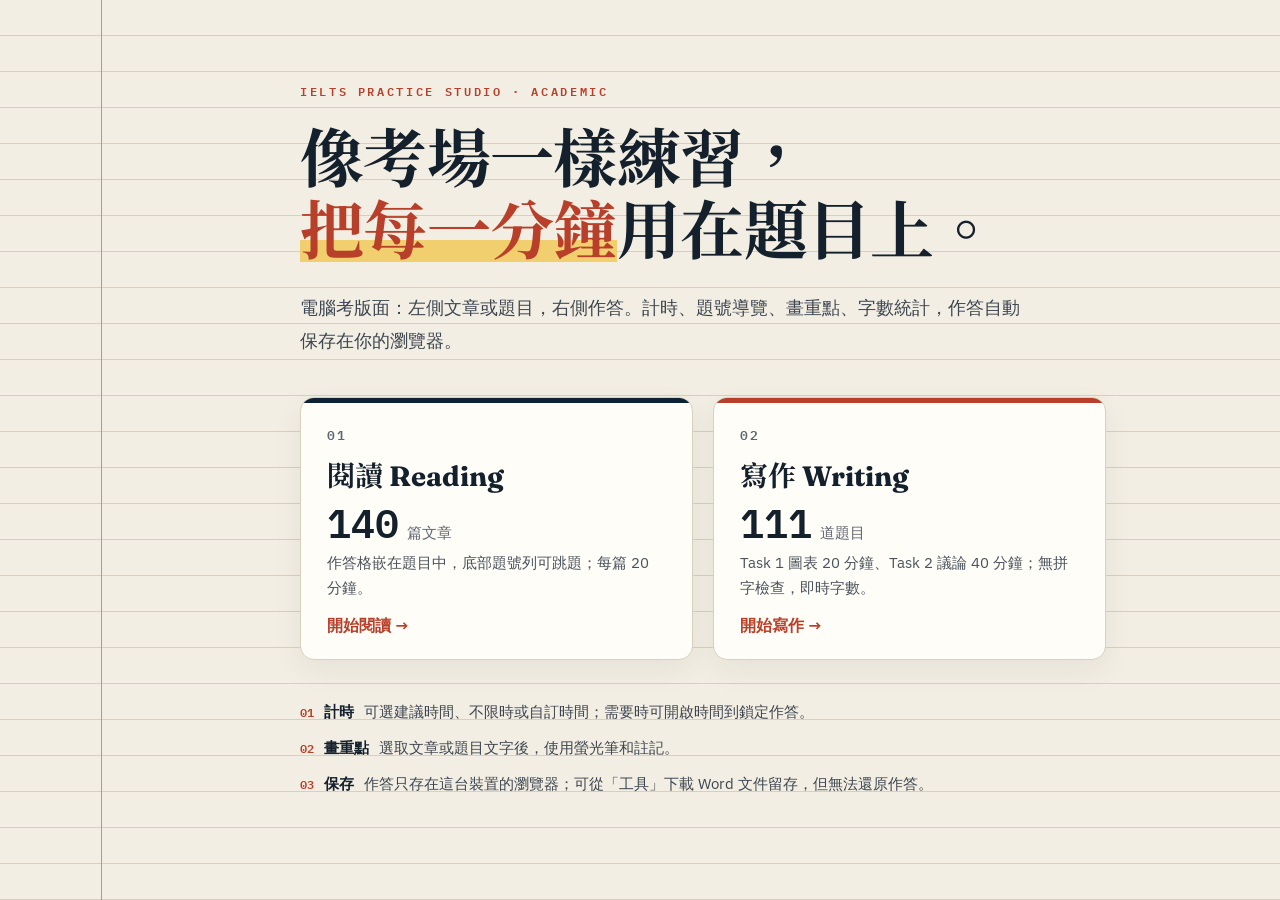
<file: index.html>
﻿<!doctype html>
<html lang="zh-Hant">
<head>
<meta charset="utf-8">
<meta name="viewport" content="width=device-width,initial-scale=1">
<title>IELTS Practice Studio</title>
<link rel="preconnect" href="https://fonts.googleapis.com"><link rel="preconnect" href="https://fonts.gstatic.com" crossorigin>
<link rel="stylesheet" href="https://fonts.googleapis.com/css2?family=Fraunces:opsz,wght@9..144,600&family=IBM+Plex+Mono:wght@500;600&family=IBM+Plex+Sans:wght@400;500;600&family=Noto+Serif+TC:wght@600;700&display=swap">
<link rel="stylesheet" href="style.css?v=20261108a">
</head>
<body class="home-page">
<main class="home">
  <p class="eyebrow">IELTS Practice Studio · Academic</p>
  <h1>像考場一樣練習，<br><em>把每一分鐘</em>用在題目上。</h1>
  <p class="lede">電腦考版面：左側文章或題目，右側作答。計時、題號導覽、畫重點、字數統計，作答自動保存在你的瀏覽器。</p>
  <div class="cards">
    <a class="card" href="reading/">
      <span class="card-num">01</span>
      <strong>閱讀 Reading</strong>
      <span class="card-stat"><b id="readingCount">–</b> 篇文章</span>
      <span class="card-desc">作答格嵌在題目中，底部題號列可跳題；每篇 20 分鐘。</span>
      <span class="card-go">開始閱讀 →</span>
    </a>
    <a class="card" href="writing/">
      <span class="card-num">02</span>
      <strong>寫作 Writing</strong>
      <span class="card-stat"><b id="writingCount">–</b> 道題目</span>
      <span class="card-desc">Task 1 圖表 20 分鐘、Task 2 議論 40 分鐘；無拼字檢查，即時字數。</span>
      <span class="card-go">開始寫作 →</span>
    </a>
  </div>
  <div id="resume" class="resume" hidden></div>
  <ol class="tips">
    <li><b>計時</b>可選建議時間、不限時或自訂時間；需要時可開啟時間到鎖定作答。</li>
    <li><b>畫重點</b>選取文章或題目文字後，使用螢光筆和註記。</li>
    <li><b>保存</b>作答只存在這台裝置的瀏覽器；可從「工具」下載 Word 文件留存，但無法還原作答。</li>
  </ol>
</main>
<script src="practice-data.js"></script>
<script>
  // Counts come from the data so they never go stale; "continue" links reopen the last item per skill.
  const data = window.ieltsPractice;
  document.getElementById('readingCount').textContent = data.reading.length;
  document.getElementById('writingCount').textContent = data.writing.length;
  const resume = document.getElementById('resume');
  for (const kind of ['reading', 'writing']) {
    let id = ''; try { id = localStorage.getItem(`ielts-${kind}-last`) || ''; } catch {}
    const item = data[kind].find(x => x.id === id); if (!item) continue;
    const a = document.createElement('a'); a.href = `${kind}/#${encodeURIComponent(id)}`;
    a.textContent = `繼續${kind === 'reading' ? '閱讀' : '寫作'}：${kind === 'reading' ? item.title : item.label}`;
    resume.append(a); resume.hidden = false;
  }
</script>
</body>
</html>
</file>
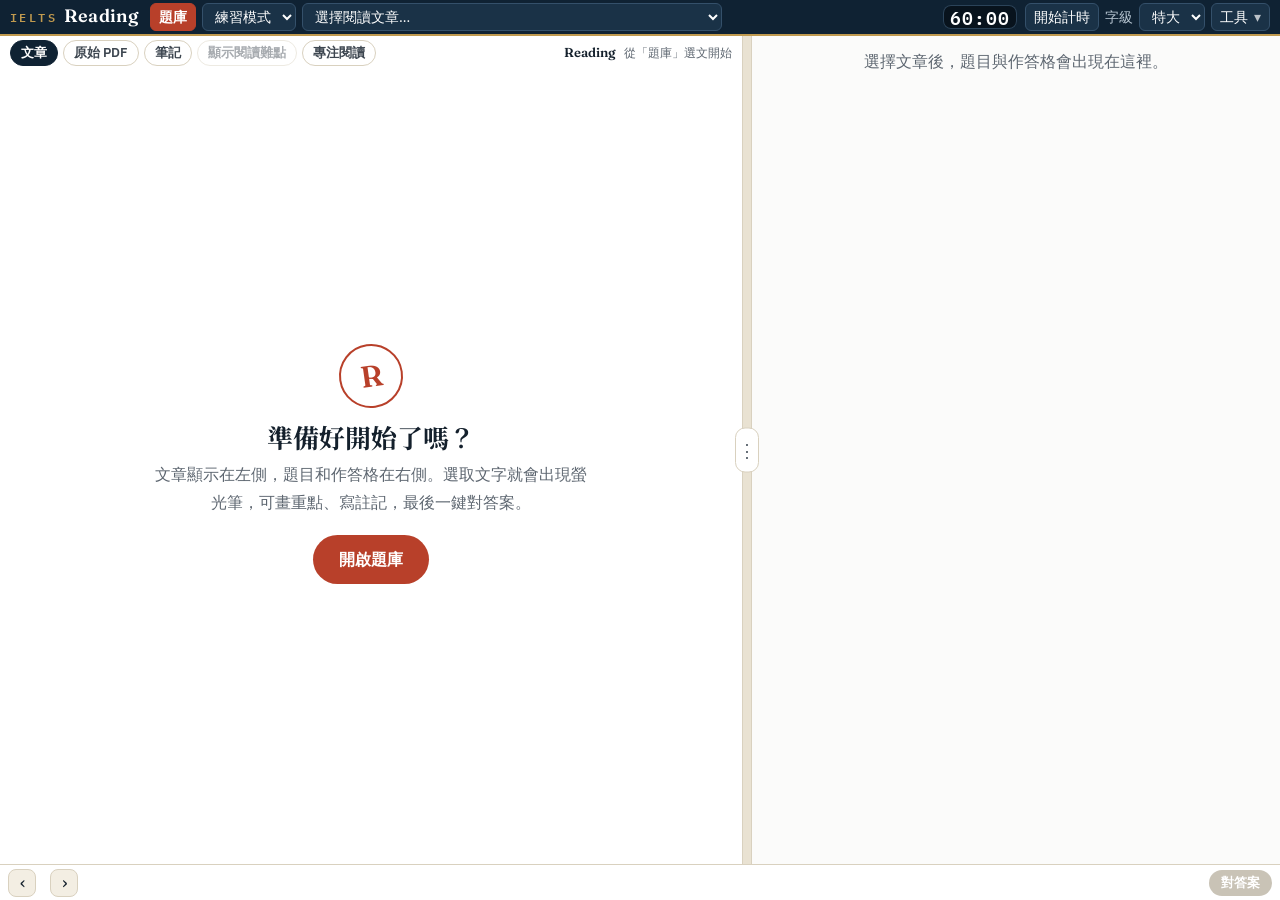
<file: reading/index.html>
<!doctype html>
<html lang="zh-Hant">
<head>
<meta charset="utf-8">
<meta name="viewport" content="width=device-width,initial-scale=1">
<title>閱讀練習 | IELTS Practice Studio</title>
<link rel="preconnect" href="https://fonts.googleapis.com"><link rel="preconnect" href="https://fonts.gstatic.com" crossorigin>
<link rel="stylesheet" href="https://fonts.googleapis.com/css2?family=Fraunces:opsz,wght@9..144,600&family=IBM+Plex+Mono:wght@500;600&family=IBM+Plex+Sans:wght@400;500;600&family=Noto+Serif+TC:wght@600;700&display=swap">
<link rel="stylesheet" href="../style.css?v=20261128a">
</head>
<body data-kind="reading">
<header class="exam-bar">
  <a class="brand" href="../" title="回首頁"><b>IELTS</b><span>Reading</span></a>
  <button id="libraryBtn" class="library-btn" type="button">題庫</button>
  <select id="practiceMode" aria-label="練習模式"><option value="study">練習模式</option><option value="exam">考試模式</option></select>
  <select id="material" aria-label="選擇文章"><option value="">選擇閱讀文章…</option></select>
  <div class="timer-box"><span id="clock" class="clock" role="timer" aria-label="剩餘時間">20:00</span><button id="timer" type="button">開始計時</button></div>
  <label class="size"><span>字級</span><select id="fontsize" aria-label="文字大小"><option value="20">標準</option><option value="24">大</option><option value="28" selected>特大</option><option value="32">最大</option><option value="40">超大</option></select></label>
  <details class="more"><summary>工具</summary><div class="more-menu">
    <a href="../">← 首頁</a><a href="../writing/">寫作練習 →</a>
    <label>練習名稱 <input id="attempt" maxlength="80" placeholder="預設" title="同一篇文章可使用不同名稱分開保存作答"></label>
    <label>計時方式<select id="timerMode"><option value="standard">建議時間</option><option value="free">不限時</option><option value="custom">自訂時間</option></select></label>
    <label id="customTimeLabel" hidden>自訂分鐘數<input id="customTime" type="number" min="1" max="300" value="20"></label>
    <label><span><input id="lockOnTimeout" type="checkbox"> 時間到鎖定作答</span></label>
    <button id="resetTimer" type="button">重設計時</button>
    <button id="reviewBtn" type="button" disabled>作答回顧</button>
    <button id="download" type="button" class="primary">下載 Word 文件</button>
    <label class="upload">還原備份<input class="file-input" id="restore" type="file" accept="application/json,.json"></label>
    <label class="upload">開啟其他 PDF<input class="file-input" id="pdf" type="file" accept="application/pdf,.pdf"></label>
    <small class="menu-note">作答自動保存在此瀏覽器；Word 僅供閱讀保存，無法還原作答。</small>
  </div></details>
</header>
<main class="layout">
  <section class="pane document" aria-label="閱讀文章">
    <div class="view-controls"><button id="viewText" type="button" class="active">文章</button><button id="viewPdf" type="button">原始 PDF</button><button id="notesBtn" type="button" title="筆記、畫重點與下載">筆記</button><button id="difficultyBtn" type="button" aria-pressed="false" disabled title="顯示學生容易卡住的單字、字根拆解與中文註解">顯示閱讀難點</button><button id="focus" type="button" aria-pressed="false">專注閱讀</button><span class="part-inline"><strong id="partTitle">Reading</strong><span id="partHint">從「題庫」選文開始</span><small id="filename" hidden></small></span></div>
    <div class="empty" id="empty"><span class="empty-mark">R</span><strong>準備好開始了嗎？</strong><p>文章顯示在左側，題目和作答格在右側。選取文字就會出現螢光筆，可畫重點、寫註記，最後一鍵對答案。</p><button id="emptyLibrary" type="button" class="primary">開啟題庫</button></div>
    <article id="textView" class="text-view" hidden></article>
    <iframe id="viewer" title="閱讀講義 PDF" hidden></iframe>
    <a id="pdfLink" hidden target="_blank" rel="noopener">另開 PDF（若瀏覽器無法內嵌顯示）</a>
    <aside id="notesPanel" class="notes-panel" hidden aria-label="筆記">
      <div class="notes-head"><h2>我的筆記</h2><button id="notesClose" type="button" aria-label="關閉筆記">✕</button></div>
      <textarea id="notesText" hidden aria-label="舊版隨手筆記"></textarea>
      <h3>畫重點與註記</h3>
      <label class="note-filter">顏色 <select id="noteFilter"><option value="all">全部</option><option value="yellow">黃色</option><option value="green">綠色</option><option value="pink">粉紅色</option><option value="blue">藍色</option></select></label>
      <div id="marksList" class="marks-list"></div>
      <button id="downloadNotes" type="button" class="primary download-notes">下載筆記</button>
    </aside>
  </section>
  <div id="splitter" class="splitter" role="separator" aria-label="拖曳調整文章與題目寬度" aria-orientation="vertical" tabindex="0"></div>
  <section class="pane work" aria-label="題目與作答">
    <div id="questionText" class="question-text"><p class="placeholder">選擇文章後，題目與作答格會出現在這裡。</p></div>
    <div id="answers" class="answers"></div>
    <p id="status" class="status" role="status"></p>
  </section>
</main>
<footer class="qbar"><button id="prevQ" type="button" aria-label="上一題">‹</button><nav id="qnav" class="qnav" aria-label="題號導覽"></nav><button id="nextQ" type="button" aria-label="下一題">›</button><span id="qcount" class="qcount"></span><button id="checkBtn" type="button" class="check-btn" disabled>對答案</button></footer>
<div id="diffTip" class="diff-tip" hidden role="dialog" aria-label="閱讀難點解析"></div>
<div id="hlbar" class="hlbar" hidden role="toolbar" aria-label="螢光筆">
  <button type="button" data-color="yellow" class="sw sw-yellow" aria-label="黃色螢光筆"></button><button type="button" data-color="green" class="sw sw-green" aria-label="綠色螢光筆"></button><button type="button" data-color="pink" class="sw sw-pink" aria-label="粉紅色螢光筆"></button><button type="button" data-color="blue" class="sw sw-blue" aria-label="藍色螢光筆"></button><button type="button" data-action="note" class="hl-note">註記</button><button type="button" data-action="remove" class="hl-remove">移除</button>
</div>

<dialog id="reviewDialog" class="library" aria-label="作答回顧"><div class="library-head"><h2>作答回顧</h2><button id="reviewClose" type="button" aria-label="關閉">✕</button></div><div id="reviewList" class="library-list"></div></dialog>
<dialog id="library" class="library" aria-label="題庫">
  <div class="library-head"><h2>閱讀題庫</h2><input id="librarySearch" type="search" placeholder="搜尋題目或週次，例如 week 5、jellyfish" aria-label="搜尋題目"><button id="libraryClose" type="button" aria-label="關閉">✕</button></div>
  <div id="libraryList" class="library-list"></div>
</dialog>
<script src="../practice-data.js"></script>
<script src="../reading-notes.js?v=20261123a"></script>
<script src="../shared.js?v=20261108a"></script>
<script src="../vendor/docx.iife.js"></script>
<script src="../export-docx.js?v=20261123a"></script>
<script src="../app.js?v=20261128b"></script>
</body>
</html>
</file>
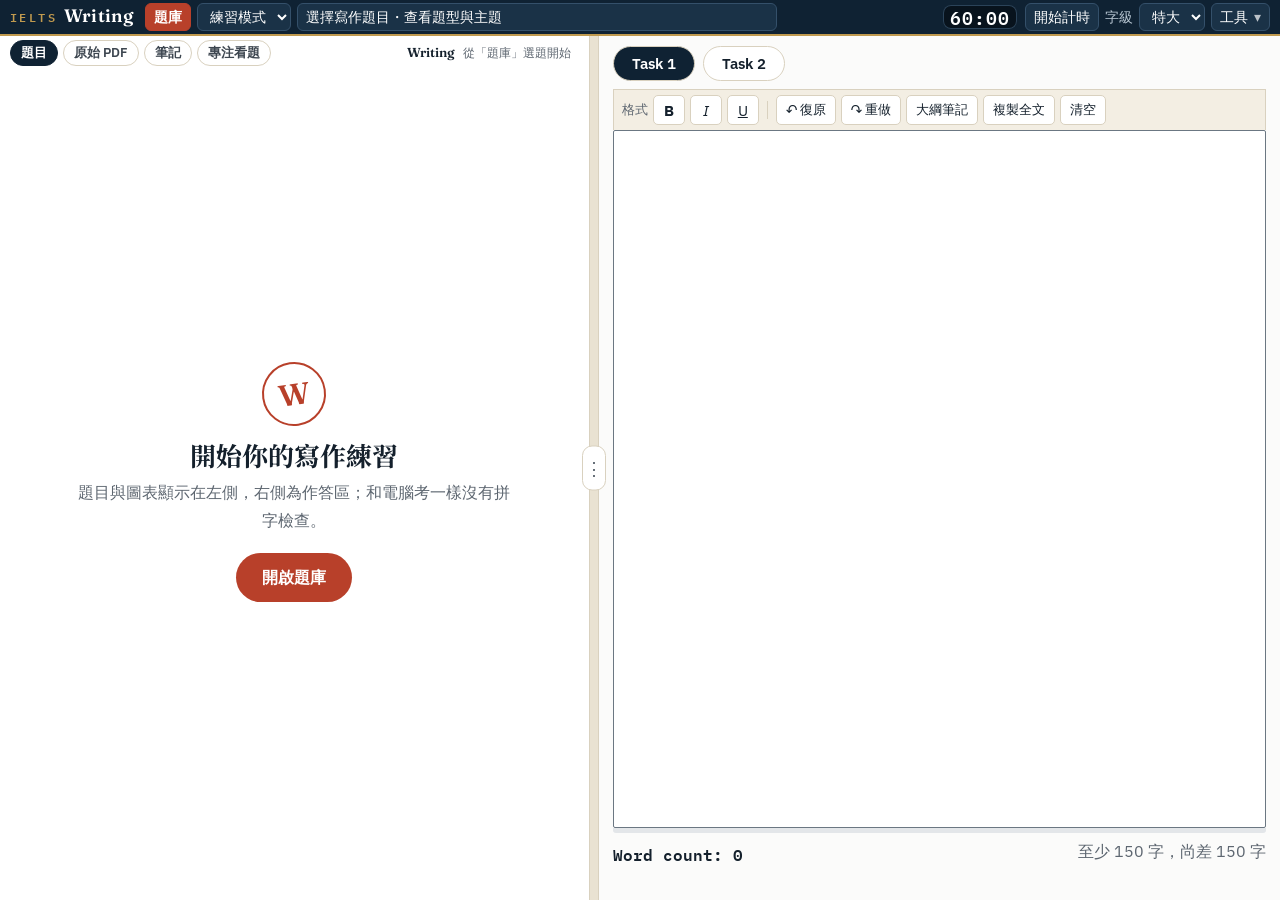
<file: writing/index.html>
<!doctype html>
<html lang="zh-Hant">
<head>
<meta charset="utf-8">
<meta name="viewport" content="width=device-width,initial-scale=1">
<title>寫作練習 | IELTS Practice Studio</title>
<link rel="preconnect" href="https://fonts.googleapis.com"><link rel="preconnect" href="https://fonts.gstatic.com" crossorigin>
<link rel="stylesheet" href="https://fonts.googleapis.com/css2?family=Fraunces:opsz,wght@9..144,600&family=IBM+Plex+Mono:wght@500;600&family=IBM+Plex+Sans:wght@400;500;600&family=Noto+Serif+TC:wght@600;700&display=swap">
<link rel="stylesheet" href="../style.css?v=20261128a">
</head>
<body data-kind="writing">
<header class="exam-bar">
  <a class="brand" href="../" title="回首頁"><b>IELTS</b><span>Writing</span></a>
  <button id="libraryBtn" class="library-btn" type="button">題庫</button>
  <select id="practiceMode" aria-label="練習模式"><option value="study">練習模式</option><option value="exam">考試模式</option></select>
  <button id="chooseWriting" type="button" aria-haspopup="dialog">選擇寫作題目・查看題型與主題</button>
  <select id="material" hidden aria-label="選擇寫作題目"><option value="">選擇寫作題目…</option></select>
  <div class="timer-box"><span id="clock" class="clock" role="timer" aria-label="剩餘時間">20:00</span><button id="timer" type="button">開始計時</button></div>
  <label class="size"><span>字級</span><select id="fontsize" aria-label="文字大小"><option value="20">標準</option><option value="24">大</option><option value="28" selected>特大</option><option value="32">最大</option><option value="40">超大</option></select></label>
  <details class="more"><summary>工具</summary><div class="more-menu">
    <a href="../">← 首頁</a><a href="../reading/">閱讀練習 →</a>
    <label>練習名稱 <input id="attempt" maxlength="80" placeholder="預設" title="同一題可使用不同名稱分開保存作答"></label>
    <label>計時方式<select id="timerMode"><option value="standard">建議時間</option><option value="free">不限時</option><option value="custom">自訂時間</option></select></label>
    <label id="customTimeLabel" hidden>自訂分鐘數<input id="customTime" type="number" min="1" max="300" value="40"></label>
    <label><span><input id="lockOnTimeout" type="checkbox"> 時間到鎖定作答</span></label>
    <button id="resetTimer" type="button">重設計時</button>
    <button id="downloadText" type="button">下載文字</button>
    <button id="download" type="button" class="primary">下載 Word 文件</button>
    <label class="upload">還原備份<input class="file-input" id="restore" type="file" accept="application/json,.json"></label>
    <label class="upload">開啟其他 PDF<input class="file-input" id="pdf" type="file" accept="application/pdf,.pdf"></label>
    <small class="menu-note">作答自動保存在此瀏覽器；Word 文件供閱讀與保存，無法還原作答。</small>
  </div></details>
</header>
<main class="layout">
  <section class="pane document" aria-label="寫作題目">
    <div class="view-controls"><button id="viewText" type="button" class="active">題目</button><button id="viewPdf" type="button">原始 PDF</button><button id="viewFigure" type="button" hidden>查看圖表 ↓</button><button id="notesBtn" type="button" title="筆記、畫重點與下載">筆記</button><button id="focus" type="button" aria-pressed="false">專注看題</button><span class="part-inline"><strong id="partTitle">Writing</strong><span id="partHint">從「題庫」選題開始</span><small id="filename"></small></span></div>
    <div class="empty" id="empty"><span class="empty-mark">W</span><strong>開始你的寫作練習</strong><p>題目與圖表顯示在左側，右側為作答區；和電腦考一樣沒有拼字檢查。</p><button id="emptyLibrary" type="button" class="primary">開啟題庫</button></div>
    <article id="textView" class="text-view" hidden></article>
    <iframe id="viewer" title="寫作講義 PDF" hidden></iframe>
    <a id="pdfLink" hidden target="_blank" rel="noopener">另開 PDF（若瀏覽器無法內嵌顯示）</a>
    <aside id="notesPanel" class="notes-panel" hidden aria-label="筆記">
      <div class="notes-head"><h2>我的筆記</h2><button id="notesClose" type="button" aria-label="關閉筆記">✕</button></div>
      <label class="notes-label" for="notesText">隨手筆記</label>
      <textarea id="notesText" rows="4" placeholder="構想、論點、可用的句型與單字…"></textarea>
      <h3>畫重點與註記</h3>
      <label class="note-filter">顏色 <select id="noteFilter"><option value="all">全部</option><option value="yellow">黃色</option><option value="green">綠色</option><option value="pink">粉紅色</option><option value="blue">藍色</option></select></label>
      <div id="marksList" class="marks-list"></div>
      <button id="downloadNotes" type="button" class="primary download-notes">下載筆記</button>
    </aside>
  </section>
  <div id="splitter" class="splitter" role="separator" aria-label="拖曳調整題目與作答區寬度" aria-orientation="vertical" tabindex="0"></div>
  <section class="pane work" aria-label="作答區">
    <div class="tabs" aria-label="選擇寫作任務"><button id="task1" type="button" class="active" aria-pressed="true">Task 1</button><button id="task2" type="button" aria-pressed="false">Task 2</button></div>
    <div class="editor-toolbar" role="toolbar" aria-label="寫作工具">
      <span>格式</span><button type="button" data-format="bold" title="粗體（Ctrl+B）" aria-label="粗體"><b>B</b></button><button type="button" data-format="italic" title="斜體（Ctrl+I）" aria-label="斜體"><i>I</i></button><button type="button" data-format="underline" title="底線（Ctrl+U）" aria-label="底線"><u>U</u></button><span class="tb-sep" aria-hidden="true"></span><button type="button" data-edit="undo" class="tb-action" title="復原（Ctrl+Z）" aria-label="復原">↶ 復原</button><button type="button" data-edit="redo" class="tb-action" title="重做（Ctrl+Y）" aria-label="重做">↷ 重做</button><button id="outlineBtn" type="button" class="tb-action" title="開啟或關閉大綱隨手筆記">大綱筆記</button><button id="copyEssay" type="button" class="tb-action" title="複製目前作答全文">複製全文</button><button id="clearEssay" type="button" class="tb-action tb-danger" title="清空目前作答">清空</button>
    </div>
    <div class="editor" id="editor" contenteditable="true" role="textbox" aria-multiline="true" spellcheck="false" autocorrect="off" autocapitalize="off" aria-label="寫作作答"></div>
    <div id="wcbar" class="wcbar" aria-hidden="true"></div>
    <div class="stats"><span id="wordcount">Word count: 0</span><span id="target"></span></div>
    <p id="status" class="status" role="status"></p>
  </section>
</main>
<div id="hlbar" class="hlbar" hidden role="toolbar" aria-label="螢光筆">
  <button type="button" data-color="yellow" class="sw sw-yellow" aria-label="黃色螢光筆"></button><button type="button" data-color="green" class="sw sw-green" aria-label="綠色螢光筆"></button><button type="button" data-color="pink" class="sw sw-pink" aria-label="粉紅色螢光筆"></button><button type="button" data-color="blue" class="sw sw-blue" aria-label="藍色螢光筆"></button><button type="button" data-action="note" class="hl-note">註記</button><button type="button" data-action="remove" class="hl-remove">移除</button>
</div>
<dialog id="library" class="library" aria-label="題庫">
  <div class="library-head"><h2>寫作題庫</h2><input id="librarySearch" type="search" placeholder="搜尋題目或週次，例如 week 8、maps" aria-label="搜尋題目"><button id="libraryClose" type="button" aria-label="關閉">✕</button></div>
  <div class="library-filters"><label>任務<select id="filterTask"><option value="">全部 Task</option><option value="1">Task 1</option><option value="2">Task 2</option></select></label><label>題型<select id="filterType"><option value="">全部題型</option></select></label><label>主題<select id="filterTopic"><option value="">全部主題</option></select></label><label>教材<select id="filterSource"><option value="">全部教材</option></select></label></div>
  <div id="libraryList" class="library-list"></div>
</dialog>
<script src="../practice-data.js"></script>
<script src="../shared.js?v=20261108a"></script>
<script src="../vendor/docx.iife.js"></script>
<script src="../export-docx.js?v=20261108a"></script>
<script src="../app.js?v=20261128b"></script>
</body>
</html>
</file>
<file: style.css>
﻿/* IELTS Practice Studio — "exam hall" theme.
   Chrome (bars, library, home) is editorial: ink navy, warm paper, a red examiner's-stamp accent.
   The answering surfaces stay white with an Arial-like face, as on the computer-delivered test. */
:root{
  --ink:#14202c;--navy:#0f2233;--navy-2:#1a3247;--paper:#f3eee3;--paper-2:#e9e2d2;--line:#d9d1bf;--muted:#5d6670;
  --accent:#b8402a;--accent-2:#97321f;--gold:#c09a4f;--focus:#1d64d8;--ok:#1f7a45;
  --ui:'IBM Plex Sans','Noto Sans TC','Microsoft JhengHei','PingFang TC',sans-serif;
  --display:'Fraunces','Noto Serif TC',Georgia,serif;
  --mono:'IBM Plex Mono',ui-monospace,Consolas,monospace;
  --exam:Arial,Helvetica,'Microsoft JhengHei','PingFang TC','Noto Sans TC',sans-serif;
  --font:28px;
}
*{box-sizing:border-box}
html,body{margin:0;overscroll-behavior-x:none}
body{background:var(--paper);color:var(--ink);font-family:var(--ui)}
button,input,select,textarea{font:inherit;color:inherit}
button,.upload,summary{cursor:pointer}
:focus-visible{outline:3px solid var(--focus);outline-offset:2px}
a{color:inherit}
[hidden]{display:none!important}
.primary{background:var(--accent)!important;color:#fff!important;border-color:var(--accent)!important}
.primary:hover{background:var(--accent-2)!important}
.file-input{position:absolute;width:1px;height:1px;opacity:0}

/* ── Exam bar ─────────────────────────────────────────── */
.exam-bar{display:flex;align-items:center;gap:10px;padding:8px 14px;background:var(--navy);color:#fff;font-size:15px;position:relative;z-index:3;border-bottom:3px solid var(--gold)}
.brand{display:flex;align-items:baseline;gap:7px;text-decoration:none;white-space:nowrap;padding-right:6px}
.brand b{font:600 12px var(--mono);letter-spacing:.2em;color:var(--gold)}
.brand span{font:600 21px/1 var(--display);letter-spacing:.01em}
.exam-bar select,.exam-bar button,.more>summary{min-height:40px;border:1px solid #34506a;border-radius:8px;background:var(--navy-2);color:#fff;padding:6px 11px;transition:background .15s,border-color .15s}
.exam-bar button:hover,.more>summary:hover,.exam-bar select:hover{background:#25425c;border-color:#4b6a86}
.library-btn{font-weight:600;background:var(--accent)!important;border-color:var(--accent)!important}
.library-btn:hover{background:var(--accent-2)!important}
#material{flex:1;min-width:0;max-width:420px}
#chooseWriting{flex:1;min-width:0;max-width:480px;text-align:left;overflow:hidden;text-overflow:ellipsis;white-space:nowrap}
.timer-box{display:flex;align-items:center;gap:8px;margin-left:auto}
.clock{font:600 25px/1 var(--mono);letter-spacing:.06em;min-width:96px;text-align:center;padding:7px 10px;border-radius:8px;background:#08131d;box-shadow:inset 0 0 0 1px #2b4359}
.clock.warn{background:var(--accent);box-shadow:none;animation:pulse 1s steps(2) infinite}
@keyframes pulse{50%{opacity:.72}}
.size{display:flex;align-items:center;gap:6px;white-space:nowrap;color:#b9c7d3;font-size:14px}
.more{position:relative}
.more>summary{list-style:none;display:flex;align-items:center;white-space:nowrap}
.more>summary::-webkit-details-marker{display:none}
.more>summary::after{content:'▾';margin-left:6px;opacity:.7}
.more-menu{position:absolute;right:0;top:calc(100% + 8px);display:grid;gap:7px;width:260px;padding:12px;background:#fff;color:var(--ink);border:1px solid var(--line);border-radius:12px;box-shadow:0 18px 40px #0f22333d}
.more-menu a,.more-menu button,.more-menu .upload{display:block;text-align:left;text-decoration:none;border:1px solid var(--line);border-radius:8px;background:#fff;padding:9px 12px;font-size:15px;color:var(--ink);min-height:0}
.more-menu a:hover,.more-menu button:hover,.more-menu .upload:hover{background:var(--paper)}
.more-menu label:not(.upload){display:grid;gap:4px;font-size:13px;color:var(--muted)}
#attempt{border:1px solid var(--line);border-radius:8px;padding:8px;font-size:15px}

.part-banner{display:flex;align-items:baseline;gap:14px;flex-wrap:wrap;padding:9px 18px;background:var(--paper-2);border-bottom:1px solid var(--line);font-size:15px;color:#3d4650}
.part-banner strong{font:600 18px var(--display);color:var(--ink)}
.part-banner small{margin-left:auto;color:var(--muted);font-size:13px}
body.time-up .part-banner{background:#f3d6cf}

/* ── Split layout ────────────────────────────────────── */
body[data-kind]{height:100dvh;display:flex;flex-direction:column}
.layout{--left:58%;flex:1;min-height:0;display:grid;grid-template-columns:minmax(320px,var(--left)) 10px minmax(300px,1fr)}
.pane{min-width:0;min-height:0;background:#fff;overscroll-behavior:contain}
.document{position:relative;display:flex;flex-direction:column;gap:10px;padding:12px 16px 16px}
.view-controls{display:flex;gap:6px;font-size:14px;flex-wrap:wrap}
.view-controls button{border:1px solid var(--line);background:#fff;border-radius:999px;padding:6px 14px;font-weight:600;color:#3d4650;transition:background .15s}
.view-controls button:hover{background:var(--paper)}
.view-controls button.active{background:var(--navy);border-color:var(--navy);color:#fff}
.empty{margin:auto;max-width:440px;text-align:center;color:var(--muted);line-height:1.7;font-size:16px;animation:rise .5s ease both}
.empty-mark{display:inline-grid;place-items:center;width:64px;height:64px;border:2px solid var(--accent);border-radius:50%;color:var(--accent);font:600 30px var(--display);transform:rotate(-8deg);margin-bottom:10px}
.empty strong{display:block;font:700 26px var(--display);color:var(--ink)}
.empty p{margin:.4em 0 1.2em}
.empty button{border:0;border-radius:999px;padding:11px 26px;font-weight:600;font-size:16px}
.text-view{flex:1;min-height:0;overflow:auto;padding:clamp(20px,3vw,48px);font:var(--font)/1.6 var(--exam);color:#111}
.text-view h1{font-size:1.15em;line-height:1.3;margin:0 0 1em}
.text-view p{margin:0 0 1em;white-space:pre-wrap;max-width:46em}
.para-label{display:inline-block;min-width:1.5em;margin-right:.35em;font-weight:700;color:var(--navy)}
.prompt-box{border:2px solid #222;padding:1em 1.2em;max-width:46em}
.prompt-box p:last-of-type{margin-bottom:0}
.task-figure{display:block;max-width:100%;height:auto;margin:1em auto;background:#fff}
.task-image-frame{margin:1.4em 0 0;padding-top:.7em;border-top:1px solid var(--line);scroll-margin:12px}
.figure-status{font:600 14px/1.5 var(--ui);color:#526678}
.task-image-frame.loading{min-height:140px;background:linear-gradient(90deg,#fff,#f4f1e9,#fff);border-radius:6px}
.task-image-frame.loading .task-figure:not([src]){display:none}
.task-image-frame.failed{padding:12px;background:#fff4ea;border:1px solid #d4a078;border-radius:6px}
.task-image-frame.failed .task-figure{display:none}
.task-image-frame button,.task-image-frame a{display:inline-block;margin:8px 8px 0 0;padding:5px 10px;border:1px solid var(--line);border-radius:6px;background:white;color:var(--ink);font:14px var(--ui)}
#viewFigure{border-color:#b28a50;color:#79512d}
iframe{width:100%;flex:1;border:1px solid var(--line);min-height:300px}
.splitter{background:var(--paper-2);cursor:col-resize;position:relative;touch-action:none;border-inline:1px solid var(--line)}
.splitter:hover,.splitter:focus-visible{background:var(--gold);outline:none}
.splitter::after{content:'⋮';position:absolute;top:50%;left:50%;transform:translate(-50%,-50%);background:#fff;border:1px solid var(--line);border-radius:10px;padding:10px 2px;color:var(--muted);font-size:18px}
.layout.focus{grid-template-columns:1fr}.layout.focus>.splitter,.layout.focus>.work{display:none}
.layout.focus .text-view{width:100%;max-width:1200px;margin-inline:auto}

/* ── Questions and answers (exam surface) ────────────── */
.work{overflow:auto;padding:20px 24px;background:#fbfbfa;font:max(18px,calc(var(--font) * .82))/1.6 var(--exam)}
.placeholder{margin:2em 0;color:var(--muted);font:16px/1.7 var(--ui);text-align:center}
/* Question layout follows the Cambridge books: italic headings and instructions, a two-column TRUE/FALSE/NOT GIVEN key,
   bold numbers with a hanging indent, boxed option lists, notes and summaries, and flow-charts as boxed steps. */
.question-text{color:#111}
.question-text p{margin:0 0 .6em;white-space:pre-wrap}
.q-group{margin:0 0 1.8em}
.q-heading{font-style:italic;margin:0 0 .7em!important}
.q-instr{font-style:italic}.q-instr.upright{font-style:normal}
.q-legend{display:grid;grid-template-columns:max-content 1fr;gap:.05em 1.1em;margin:.2em 0 1em 1.8em;font-size:.95em}
.q-item{display:grid;grid-template-columns:2.1em minmax(0,1fr);align-items:baseline;margin:.5em 0}
.q-item>.qnum{font-weight:700}
.q-text{white-space:pre-wrap}
.q-stem{margin:.5em 0}
.mcq-opts{margin:.35em 0 .1em}
.opt{display:grid;grid-template-columns:1.8em minmax(0,1fr);align-items:baseline;margin:.1em 0}
.opt-key{font-weight:700}
.opt-box{width:fit-content;max-width:100%;border:1px solid #444;padding:.5em 1em;margin:.7em 0 1.1em 1.8em}
.opt-box.cols{display:grid;grid-template-columns:repeat(auto-fill,minmax(8.5em,1fr));gap:.15em 1.4em;width:auto}
.q-stem .mcq-opts{margin-left:1.8em}
.opt-box.cols .opt-title{grid-column:1/-1}
.opt-title{font-weight:700;text-align:center;margin:0 0 .35em!important}
.q-box{border:1px solid #444;padding:.7em 1.1em;margin:.7em 0 1.1em}
.box-title{font-weight:700;text-align:center;font-size:1.08em;margin:0 0 .6em!important}
.box-sub{font-weight:700;margin:.7em 0 .25em!important}
.box-bullet{position:relative;padding-left:1.5em;margin:.25em 0!important}
.box-bullet::before{content:'•';position:absolute;left:.35em}
.box-line{margin:.35em 0!important}
.table-title{font-weight:700;text-align:center;margin:.4em 0!important}
.q-flow{display:flex;flex-direction:column;align-items:center;margin:.7em 0 1.1em}
.q-flow .box-title{margin-bottom:.4em!important}
.flow-step{border:1px solid #444;padding:.4em 1em;width:min(100%,30em);text-align:center}
.flow-arrow{font-size:1.25em;line-height:1.3}
.gapnum{font-weight:700;margin:0 .1em 0 .15em}
.answers .qnum{display:inline-block;min-width:1.9em;margin-right:.45em;padding:0 .3em;border:1.5px solid var(--ink);border-radius:4px;text-align:center;font-weight:700;line-height:1.4}
.answer-input{width:9em;max-width:100%;margin:0 .2em;padding:.1em .4em;border:1.5px solid #6b7782;border-radius:4px;background:#fff;font-size:.95em;line-height:1.4;vertical-align:baseline;transition:border-color .12s,box-shadow .12s}
.answer-input::placeholder{color:#9aa4ad;font-weight:700;text-align:center}
.answer-input:focus{outline:none;border-color:var(--focus);box-shadow:0 0 0 3px #1d64d840}
.answer-input:read-only{background:#eceff2}
.answers h3{font-size:.9em;color:var(--muted);margin:1.2em 0 .5em}
.answer{display:flex;align-items:center;gap:.4em;margin-bottom:.5em}
.answer .answer-input{flex:1}
.q-table{display:block;overflow-x:auto;border-collapse:collapse;margin:0 0 1em;font-size:.8em;line-height:1.45}
.q-table td{border:1px solid #8a959e;padding:.35em .5em;vertical-align:top;white-space:pre-wrap}
.q-table.has-head tr:first-child td{font-weight:700;background:#eef1f4}
.q-table .answer-input{display:block;width:100%;min-width:4.5em;margin:.2em 0}
.prompt-box .q-table{font-size:.72em;margin-top:1em}
.tabs{display:flex;gap:8px;margin-bottom:12px;font:15px var(--ui)}
.tabs button{border:1px solid var(--line);background:#fff;border-radius:999px;padding:7px 18px;font-weight:600}
.tabs button.active{background:var(--navy);color:#fff}
.editor{display:block;width:100%;min-height:calc(100% - 100px);resize:vertical;padding:16px 18px;border:1.5px solid #6b7782;border-radius:2px;background:#fff;font:max(17px,calc(var(--font) * .72))/1.7 var(--exam)}
.editor:focus{outline:none;border-color:var(--focus);box-shadow:0 0 0 3px #1d64d833}
.editor[contenteditable="false"]{background:#eceff2}
.editor{white-space:pre-wrap;overflow-wrap:anywhere}
.editor-toolbar{display:flex;align-items:center;flex-wrap:wrap;gap:5px;padding:5px 8px;border:1px solid var(--line);border-bottom:0;background:var(--paper);color:var(--muted);font:13px var(--ui)}
.editor-toolbar button{min-width:32px;height:30px;border:1px solid var(--line);border-radius:5px;background:white;color:var(--ink);font-size:15px}
.editor-toolbar button.tb-action{padding:0 9px;font-size:13px;font-weight:500}
.editor-toolbar button.tb-danger:hover{background:var(--accent);border-color:var(--accent);color:#fff}
.editor-toolbar .tb-sep{width:1px;height:18px;background:var(--line);margin:0 3px}
.editor-toolbar button:hover,.editor-toolbar button[aria-pressed="true"]{background:var(--navy);border-color:var(--navy);color:white}
.editor-toolbar small{margin-left:5px}
.wcbar{height:5px;background:#e3e6e9;border-radius:0 0 3px 3px;overflow:hidden}
.wcbar::before{content:'';display:block;height:100%;width:var(--p,0%);background:var(--gold);transition:width .25s}
.wcbar.met::before{background:var(--ok)}
.stats{display:flex;justify-content:space-between;gap:12px;margin-top:8px;font:16px var(--ui)}
#wordcount{font-weight:600;font-family:var(--mono)}
#target{color:var(--muted)}#target.met{color:var(--ok);font-weight:600}
.status{min-height:1.4em;margin:12px 0 0;color:#46606a;font:14px var(--ui)}
.notice{font:13px/1.5 var(--ui);color:var(--muted)}

/* ── Question bar (bottom strip of the computer test) ── */
.qbar{flex:none;display:flex;align-items:center;gap:6px;height:56px;padding:8px 12px;background:#fff;border-top:1px solid var(--line)}
.qbar>button{flex:none;width:38px;height:38px;border:1px solid var(--line);border-radius:8px;background:var(--paper);font-size:22px;line-height:1}
.qbar>button:hover{background:var(--paper-2)}
.qnav{display:flex;gap:4px;align-items:center;overflow-x:auto;overscroll-behavior-x:contain;flex:0 1 auto;min-width:0;padding:2px}
.qnav button{flex:none;min-width:36px;height:36px;border:1px solid #9aa6b0;border-radius:6px;background:#fff;font:600 15px var(--mono);transition:background .12s}
.qnav button:hover{background:#eef1f4}
.qnav button.answered{background:var(--navy);border-color:var(--navy);color:#fff}
.qnav button.current{outline:3px solid var(--focus);outline-offset:1px}
.qcount{flex:none;margin-left:auto;font:600 14px var(--ui);color:var(--muted);padding-left:6px;white-space:nowrap}

/* ── Question library ────────────────────────────────── */
.library{width:min(760px,calc(100vw - 24px));max-height:min(82dvh,820px);padding:0;border:0;border-radius:16px;background:var(--paper);color:var(--ink);box-shadow:0 30px 80px #0f223366}
.library[open]{display:flex;flex-direction:column;animation:rise .22s ease both}
.library::backdrop{background:#0f2233a6;backdrop-filter:blur(2px)}
.library-head{display:flex;align-items:center;gap:12px;padding:16px 18px;border-bottom:1px solid var(--line);background:#fff}
.library-head h2{margin:0;font:700 22px var(--display);white-space:nowrap}
#librarySearch{flex:1;min-width:0;border:1px solid var(--line);border-radius:999px;padding:9px 16px;background:var(--paper);font-size:15px}
#libraryClose{border:0;background:none;font-size:20px;width:36px;height:36px;border-radius:50%}
#libraryClose:hover{background:var(--paper)}
.library-list{overflow:auto;padding:6px 18px 18px}
.library-list h3{position:sticky;top:0;margin:0;padding:12px 0 8px;background:var(--paper);font:600 12px var(--mono);letter-spacing:.14em;text-transform:uppercase;color:var(--accent)}
.lib-item{display:grid;grid-template-columns:auto 1fr auto;align-items:center;gap:12px;width:100%;margin-bottom:6px;padding:11px 14px;text-align:left;border:1px solid var(--line);border-radius:10px;background:#fff;transition:transform .12s,border-color .12s,box-shadow .12s}
.lib-item:hover{border-color:var(--gold);transform:translateY(-1px);box-shadow:0 6px 16px #0f223314}
.lib-item.active{border-color:var(--navy);box-shadow:inset 4px 0 0 var(--navy)}
.lib-item small{min-width:9.5em;font:500 12px var(--mono);color:var(--muted);white-space:normal}
body[data-kind="writing"] .lib-item{grid-template-columns:1fr auto;gap:5px 12px}
body[data-kind="writing"] .lib-item small{grid-column:1/-1;color:#84613d;line-height:1.5}
body[data-kind="writing"] .lib-item span{grid-column:1;line-height:1.55}
body[data-kind="writing"] .lib-item em{grid-column:2;grid-row:2}
.lib-item span{font-size:15px;line-height:1.35}
.lib-item em{font:600 12px var(--mono);font-style:normal;color:var(--ok);background:#e5f2ea;border-radius:999px;padding:3px 9px;white-space:nowrap}

/* ── Home: an answer sheet, ruled lines and a red margin ─ */
.home-page{min-height:100dvh;background:
  linear-gradient(90deg,transparent 0 calc(max(24px,8vw) - 1px),#d9897a calc(max(24px,8vw) - 1px) max(24px,8vw),transparent max(24px,8vw)),
  repeating-linear-gradient(180deg,transparent 0 35px,#d8d0bd 35px 36px),var(--paper)}
.home{max-width:980px;margin:0 auto;padding:clamp(40px,9vh,96px) 24px 64px clamp(40px,12vw,150px)}
.home>*{animation:rise .6s ease both}
.home>:nth-child(2){animation-delay:.06s}.home>:nth-child(3){animation-delay:.12s}.home>:nth-child(4){animation-delay:.18s}.home>:nth-child(5){animation-delay:.24s}.home>:nth-child(6){animation-delay:.3s}
@keyframes rise{from{opacity:0;transform:translateY(10px)}to{opacity:1;transform:none}}
.eyebrow{font:600 12px var(--mono);letter-spacing:.22em;text-transform:uppercase;color:var(--accent);margin:0}
.home h1{font:700 clamp(36px,5.6vw,64px)/1.12 var(--display);margin:.35em 0 .4em;letter-spacing:-.01em}
.home h1 em{font-style:normal;color:var(--accent);background:linear-gradient(transparent 62%,#f1cf6f 62% 90%,transparent 90%)}
.lede{font-size:18px;line-height:1.8;color:#3d4650;max-width:40em;margin:0}
.cards{display:grid;grid-template-columns:1fr 1fr;gap:20px;margin-top:40px}
.card{position:relative;display:flex;flex-direction:column;gap:8px;padding:26px 26px 22px;background:#fffdf8;text-decoration:none;border:1px solid var(--line);border-radius:14px;box-shadow:0 1px 0 #fff inset,0 10px 30px #0f22330f;transition:transform .18s,box-shadow .18s,border-color .18s;overflow:hidden}
.card::after{content:'';position:absolute;inset:0 0 auto;height:5px;background:var(--navy)}
.card+.card::after{background:var(--accent)}
.card:hover{transform:translateY(-3px);box-shadow:0 18px 40px #0f22331f;border-color:var(--gold)}
.card-num{font:600 13px var(--mono);color:var(--muted);letter-spacing:.12em}
.card strong{font:700 28px var(--display)}
.card-stat{font-size:15px;color:var(--muted)}
.card-stat b{font:600 40px/1 var(--mono);color:var(--ink);margin-right:4px}
.card-desc{font-size:15px;line-height:1.65;color:#4a535c}
.card-go{margin-top:6px;font-weight:600;color:var(--accent)}
.resume{display:flex;flex-wrap:wrap;gap:10px;margin-top:22px}
.resume a{padding:10px 16px;border-radius:999px;background:var(--navy);color:#fff;text-decoration:none;font-size:15px;max-width:100%;overflow:hidden;text-overflow:ellipsis;white-space:nowrap}
.resume a:hover{background:var(--navy-2)}
.tips{list-style:none;counter-reset:tip;padding:0;margin:40px 0 0;display:grid;gap:12px;max-width:44em}
.tips li{counter-increment:tip;display:grid;grid-template-columns:auto auto 1fr;gap:10px;align-items:baseline;font-size:15px;line-height:1.6;color:#3d4650}
.tips li::before{content:counter(tip,decimal-leading-zero);font:600 12px var(--mono);color:var(--accent)}
.tips b{color:var(--ink)}
@media(prefers-reduced-motion:reduce){*,*::before,*::after{animation:none!important;transition:none!important}}

/* ── Narrow screens ──────────────────────────────────── */
@media(max-width:900px){
  .exam-bar{flex-wrap:wrap;gap:8px;padding:8px 10px}
  #material{order:5;flex-basis:100%;max-width:none}
  .size span{display:none}
  body[data-kind]{height:auto;display:block}
  .layout{display:block}
  .splitter{display:none}
  .document{height:62dvh;min-height:380px;padding:8px}
  .text-view{padding:18px}
  .work{padding:16px}
  .editor{min-height:50vh}
  .qbar{position:sticky;bottom:0;z-index:2}
  .cards{grid-template-columns:1fr}
}
@media(max-width:560px){
  .brand b{display:none}
  .clock{font-size:20px;min-width:76px}
  .part-banner{padding:8px 12px;font-size:14px}.part-banner small{margin-left:0}
  .library-head{flex-wrap:wrap}.library-head h2{flex:1}#librarySearch{order:3;flex-basis:100%}
  .lib-item{grid-template-columns:1fr auto}.lib-item small{grid-column:1/-1}
  .home{padding-left:44px;padding-right:16px}
}

/* ── Highlighter, notes and answer checking ──────────── */
:root{--hl-yellow:#ffe45c;--hl-green:#a6eb8f;--hl-pink:#ffb3d1;--hl-blue:#9fd3ff}
mark.hl{color:inherit;border-radius:3px;padding:.02em 0;cursor:pointer;box-decoration-break:clone;-webkit-box-decoration-break:clone;transition:box-shadow .2s}
mark.hl-yellow{background:var(--hl-yellow)}mark.hl-green{background:var(--hl-green)}mark.hl-pink{background:var(--hl-pink)}mark.hl-blue{background:var(--hl-blue)}
mark.hl.has-note{border-bottom:2px dotted #333}
mark.hl[data-note]::after{content:' ' attr(data-note);display:inline;color:#754829;background:#fff8df;border:1px solid #e8d4a0;border-radius:4px;padding:0 .3em;margin-left:.25em;font:600 .65em/1.4 var(--ui);overflow-wrap:anywhere;box-decoration-break:clone;-webkit-box-decoration-break:clone}
body[data-kind="reading"] .exam-bar,body[data-kind="writing"] .exam-bar{padding:3px 10px;gap:6px;border-bottom-width:2px;font-size:14px}
body[data-kind="reading"] .brand span,body[data-kind="writing"] .brand span{font-size:18px}
body[data-kind="reading"] .exam-bar select,body[data-kind="reading"] .exam-bar button,body[data-kind="reading"] .more>summary,
body[data-kind="writing"] .exam-bar select,body[data-kind="writing"] .exam-bar button,body[data-kind="writing"] .more>summary{min-height:28px;padding:2px 8px;border-radius:6px}
body[data-kind="reading"] .clock,body[data-kind="writing"] .clock{font-size:18px;padding:3px 7px;min-width:72px}
body[data-kind="reading"].time-up .exam-bar,body[data-kind="writing"].time-up .exam-bar{border-bottom-color:var(--accent)}
body[data-kind="reading"] .document,body[data-kind="writing"] .document{gap:4px;padding:4px 10px 6px}
body[data-kind="reading"] .view-controls,body[data-kind="writing"] .view-controls{align-items:center;gap:5px;font-size:13px}
body[data-kind="reading"] .view-controls button,body[data-kind="writing"] .view-controls button{padding:3px 10px}
.part-inline{margin-left:auto;display:flex;align-items:baseline;gap:8px;color:var(--muted);font-size:12px;white-space:nowrap;overflow:hidden;text-overflow:ellipsis}
.part-inline strong{font:600 13px var(--display);color:var(--ink)}
.part-inline small{color:var(--muted);font-size:12px}
body[data-kind="reading"] .text-view{padding:clamp(12px,1.5vw,20px) clamp(16px,2.2vw,28px);line-height:1.55}
body[data-kind="reading"] .text-view h1{margin:0 0 .55em}
body[data-kind="reading"] .text-view p{max-width:56em;margin:0 0 .85em}
body[data-kind="reading"] .text-view .passage-label{margin:0 0 .25em}
body[data-kind="reading"] .text-view .passage-intro{margin:0 0 .85em}
body[data-kind="reading"] .work{padding:12px 16px}
body[data-kind="reading"] .status,body[data-kind="writing"] .status{margin:6px 0 0;font-size:12px;min-height:1.2em}
body[data-kind="writing"] .work{display:flex;flex-direction:column;padding:10px 14px 12px;overflow:hidden}
body[data-kind="writing"] .tabs{flex:none;margin-bottom:8px}
body[data-kind="writing"] .editor-toolbar{flex:none}
body[data-kind="writing"] .editor{flex:1;min-height:0;overflow:auto;resize:none;padding:16px 20px;line-height:1.75}
body[data-kind="writing"] .wcbar,body[data-kind="writing"] .stats,body[data-kind="writing"] .status{flex:none}
@media(max-width:900px){
  body[data-kind="writing"] .work{overflow:visible}
  body[data-kind="writing"] .editor{flex:none;min-height:50vh}
}
body[data-kind="reading"] .qbar{height:36px;padding:2px 8px;gap:5px}
body[data-kind="reading"] .qbar>button{width:28px;height:28px;font-size:18px}
body[data-kind="reading"] .qnav button{min-width:28px;height:28px;font-size:13px}
body[data-kind="reading"] .qcount{font-size:12px;padding-left:4px}
body[data-kind="reading"] .qbar>.check-btn{width:auto;height:auto;padding:4px 12px;font-size:13px}
.menu-note{font-size:12px;color:var(--muted);line-height:1.4;padding:2px 2px 0}
mark.hl.flash{box-shadow:0 0 0 4px #1d64d866}
.hlbar{position:fixed;z-index:20;display:flex;align-items:center;gap:6px;padding:6px 8px;background:var(--navy);border-radius:999px;box-shadow:0 10px 28px #0f223359;animation:pop .14s ease both}
@keyframes pop{from{opacity:0;transform:translateY(4px) scale(.96)}to{opacity:1;transform:none}}
.hlbar .sw{width:26px;height:26px;border-radius:50%;border:2px solid #fff;padding:0}
.sw-yellow{background:var(--hl-yellow)}.sw-green{background:var(--hl-green)}.sw-pink{background:var(--hl-pink)}.sw-blue{background:var(--hl-blue)}
.hlbar .sw:hover{transform:scale(1.12)}
.hlbar .hl-note,.hlbar .hl-remove{border:0;background:#ffffff1f;color:#fff;border-radius:999px;padding:4px 12px;font:600 14px var(--ui)}
.hlbar .hl-note:hover,.hlbar .hl-remove:hover{background:#ffffff3d}
.hlbar .hl-remove{display:none}.hlbar.existing .hl-remove{display:inline-block}
.view-controls #notesBtn.active{background:var(--accent);border-color:var(--accent);color:#fff}
.notes-panel{position:absolute;top:56px;right:16px;bottom:16px;z-index:5;width:min(380px,calc(100% - 32px));display:flex;flex-direction:column;gap:8px;padding:14px 16px;background:var(--paper);border:1px solid var(--line);border-radius:14px;box-shadow:0 18px 44px #0f223333;overflow:auto;font-family:var(--ui);animation:rise .2s ease both}
.notes-head{display:flex;align-items:center;justify-content:space-between}
.notes-head h2{margin:0;font:700 20px var(--display)}
#notesClose{border:0;background:none;font-size:18px;width:32px;height:32px;border-radius:50%}
#notesClose:hover{background:var(--paper-2)}
.notes-label,.notes-panel h3{font:600 12px var(--mono);letter-spacing:.12em;text-transform:uppercase;color:var(--accent);margin:6px 0 0}
#notesText,.mark-card textarea{width:100%;resize:vertical;border:1px solid var(--line);border-radius:8px;padding:8px 10px;background:#fff;font:15px/1.55 var(--ui)}
.marks-list{display:grid;gap:8px}
.notes-empty{margin:0;color:var(--muted);font-size:14px;line-height:1.6}
.mark-card{background:#fff;border:1px solid var(--line);border-left:6px solid var(--hl-yellow);border-radius:8px;padding:8px 10px;display:grid;gap:6px}
.mark-card.hl-green{border-left-color:var(--hl-green)}.mark-card.hl-pink{border-left-color:var(--hl-pink)}.mark-card.hl-blue{border-left-color:var(--hl-blue)}
.mark-card blockquote{margin:0;font:14px/1.5 var(--exam);color:#222;max-height:6.2em;overflow:hidden}
.mark-tools{display:flex;gap:6px;justify-content:flex-end}
.mark-tools button{border:1px solid var(--line);background:var(--paper);border-radius:999px;padding:3px 12px;font-size:13px}
.download-notes{margin-top:auto;border:0;border-radius:999px;padding:10px;font-weight:600}
.qbar>.check-btn{width:auto;height:auto;line-height:1.3;white-space:nowrap}
.qbar>.check-btn{flex:none;margin-left:8px;border:0;border-radius:999px;padding:9px 18px;background:var(--accent);color:#fff;font:600 15px var(--ui)}
.qbar>.check-btn:hover{background:var(--accent-2)}
.qbar>.check-btn:disabled{background:#c9c3b6;cursor:not-allowed}
.qbar>.check-btn.active{background:var(--navy)}
.answer-input.is-correct{border-color:var(--ok);background:#eef8f1}
.answer-input.is-wrong{border-color:#c62828;background:#fdeeee}
.key-answer{display:inline-block;margin:0 .3em;padding:0 .45em;border-radius:4px;font:700 .78em/1.6 var(--ui);vertical-align:middle}
.key-answer.ok{color:var(--ok);background:#e5f2ea}.key-answer.bad{color:#b3261e;background:#fbe3e1}
.check-one{margin:.2em;padding:.15em .55em;border:1px solid #4e6578;border-radius:4px;background:#fff;color:#183c57;font:600 .7em/1.5 var(--ui);cursor:pointer;vertical-align:middle}
.check-one:hover:not(:disabled){background:#eaf2f8}.check-one:disabled{opacity:.5;cursor:not-allowed}
.qnav button.ok{background:var(--ok);border-color:var(--ok);color:#fff}
.qnav button.bad{background:#c62828;border-color:#c62828;color:#fff}
@media(max-width:900px){.notes-panel{position:fixed;top:auto;left:8px;right:8px;bottom:64px;width:auto;max-height:70dvh}.qbar>.check-btn{padding:8px 12px}}
/* Gap answers look like the books' dotted lines; statement answers keep a small box. */
.answer-input.gap{width:7.5em;border:0;border-bottom:2px dotted #333;border-radius:0;background:transparent;padding:0 .2em}
.answer-input.gap:focus{background:#eef4ff;box-shadow:none;border-bottom-color:var(--focus)}
.answer-input.gap.is-correct{background:#eef8f1;border-bottom-color:var(--ok)}
.answer-input.gap.is-wrong{background:#fdeeee;border-bottom-color:#c62828}
.q-table td.span-head{text-align:center;font-weight:700;background:#eef1f4}
/* The books open each passage with its label and time guidance. */
.text-view .passage-label{font-weight:700;letter-spacing:.04em;margin:0 0 .4em;font-size:.9em}
.text-view .passage-intro{font-size:.85em;margin:0 0 1.4em;color:#222}
.text-view .subtitle{font-style:italic}
/* Answer boxes for diagram labels sit under the diagram, in their own group. */
.answer-row{display:flex;flex-wrap:wrap;gap:.4em 1.4em;margin:.6em 0}
.answer-row .answer{margin:0}
.answer-row .qnum{display:inline-block;min-width:1.9em;margin-right:.35em;font-weight:700}
/* Study controls and question review */
.library-filters{display:flex;gap:8px;flex-wrap:wrap;padding:10px 18px;border-bottom:1px solid var(--line);background:#fff}
.library-filters label{display:grid;gap:3px;flex:1 1 130px;font:12px var(--ui);color:var(--muted)}
.library-filters select,.note-filter select{max-width:100%;padding:6px;border:1px solid var(--line);border-radius:6px;background:white;color:var(--ink)}
.library-thumb{grid-column:1/-1;max-width:min(260px,100%);max-height:130px;object-fit:contain;object-position:left;border:1px solid var(--line);border-radius:5px;background:#fff}
.review-row{display:flex;align-items:center;justify-content:space-between;gap:10px;padding:11px;border-bottom:1px solid var(--line);line-height:1.5}
.review-row button,.review-btn,#reviewClose{border:1px solid var(--line);border-radius:7px;background:white;padding:5px 10px;white-space:nowrap}
.qbar>.review-btn{width:auto;height:auto;line-height:1.3;font-size:14px}
.note-filter{display:flex;align-items:center;gap:8px;font:13px var(--ui);color:var(--muted)}
.exam-mode #notesBtn,.exam-mode #difficultyBtn,.exam-mode .diff-gloss,.exam-mode .diff-tip,.exam-mode .editor-toolbar,.exam-mode .check-one,.exam-mode #checkBtn,.exam-mode #reviewBtn,.exam-mode mark.hl[data-note]::after{display:none!important}
.exam-mode mark.hl{background:transparent!important;border:0!important}
.exam-mode .diff-word{border-bottom:0!important;background:transparent!important}
/* Reading difficulty annotations */
.view-controls #difficultyBtn.active{background:#7b4b12;border-color:#7b4b12;color:#fff}
.view-controls #difficultyBtn:disabled{opacity:.45;cursor:not-allowed}
.diff-word{border-bottom:2px dotted #b26b1d;border-radius:2px;cursor:pointer;transition:background .12s}
.diff-word[data-type="morph"]{border-bottom-color:#2f6f9f}
.diff-word[data-type="trap"]{border-bottom-color:#b8402a;background:#fff1ed}
.diff-word[data-type="phrase"]{border-bottom-color:#2c7a4b}
.diff-word:hover,.diff-word:focus-visible{background:#fff3d6}
.diff-gloss{display:inline-block;margin:0 .22em 0 .18em;padding:.02em .34em;border-radius:4px;background:#fff7e0;border:1px solid #e7cd95;color:#7a4610;font:600 .6em/1.35 var(--ui);vertical-align:baseline;white-space:nowrap;user-select:none;-webkit-user-select:none;cursor:pointer}
.diff-gloss[data-type="morph"]{background:#edf6fc;border-color:#b5d4ea;color:#194d74}
.diff-gloss[data-type="trap"]{background:#fdeee9;border-color:#e6b3a5;color:#962f1c}
.diff-gloss[data-type="phrase"]{background:#eaf6ee;border-color:#add6bc;color:#1d5d38}
.diff-tip{position:fixed;z-index:25;max-width:min(340px,calc(100vw - 24px));padding:10px 12px;background:#fffdf8;color:var(--ink);border:1px solid #d9c59b;border-radius:10px;box-shadow:0 14px 32px #0f223338;font:14px/1.55 var(--ui)}
.diff-tip-head{display:flex;align-items:baseline;gap:8px;flex-wrap:wrap;margin-bottom:4px}
.diff-tip-head b{font-size:16px;color:var(--navy)}
.diff-tip-tag{font:600 11px var(--ui);padding:1px 6px;border-radius:999px;background:#f3ead4;color:#7a4610}
.diff-tip-tag[data-type="morph"]{background:#e3f0fa;color:#194d74}
.diff-tip-tag[data-type="trap"]{background:#fbe5df;color:#962f1c}
.diff-tip-tag[data-type="phrase"]{background:#e2f2e8;color:#1d5d38}
.diff-tip-zh{font-weight:600;color:#5c3409;margin-bottom:4px}
.diff-tip-detail{font-size:13px;color:#3d4650;white-space:pre-line}
@media(max-width:900px){.library-filters{gap:5px;padding:7px 12px}.library-filters label{flex-basis:40%}.review-row{font-size:14px}.qbar .review-btn{width:auto;height:auto;padding:5px;font-size:12px}.part-inline{display:none}}
</file>
